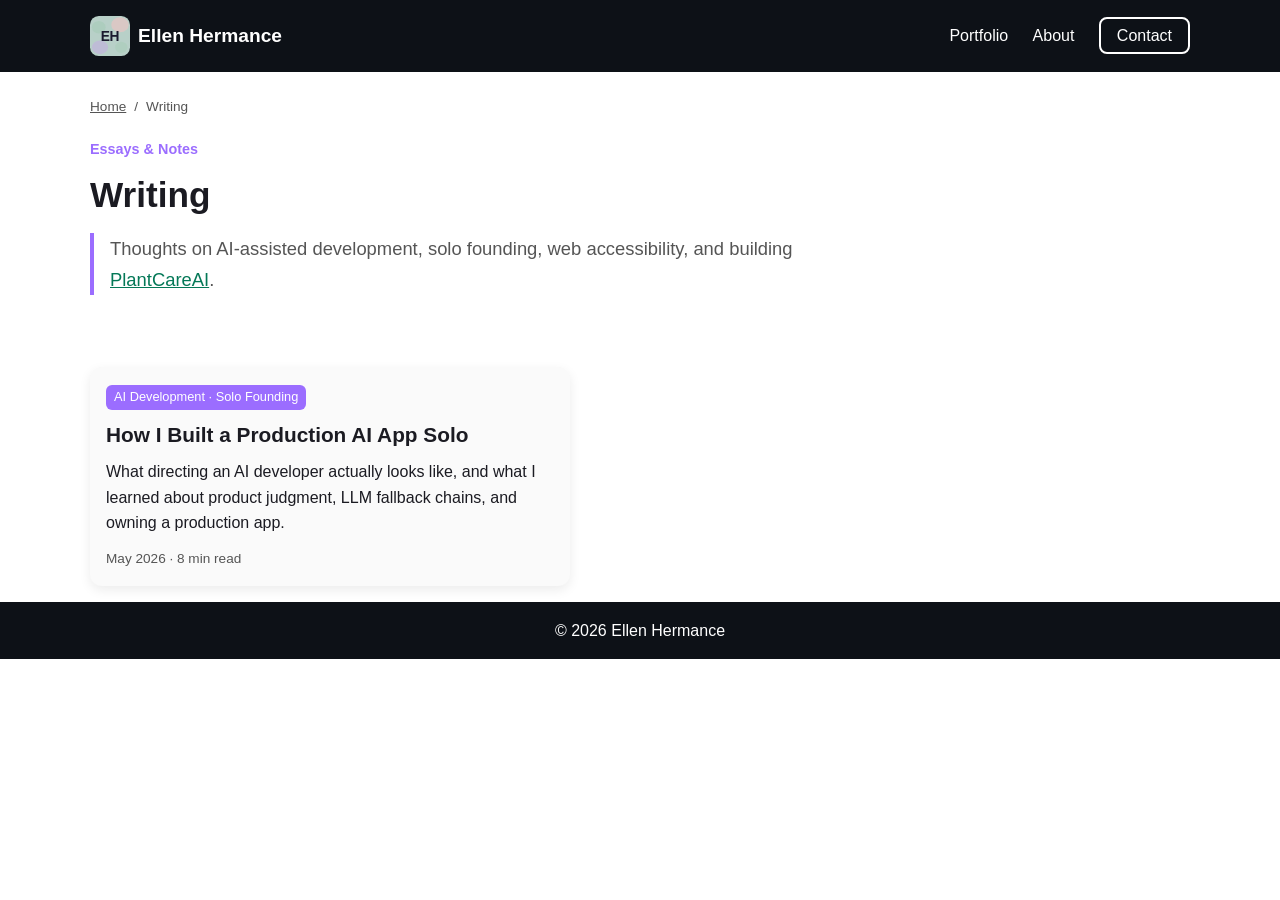
<file: writing/index.html>
<!doctype html>
<html lang="en">
<head>
  <meta charset="utf-8" />
  <meta name="description" content="Writing by Ellen Hermance, Senior Web Producer &amp; Web Developer and Founder &amp; Product Manager of PlantCareAI. Essays on AI-assisted development, solo founding, and accessibility." />
  <meta name="viewport" content="width=device-width,initial-scale=1" />
  <title>Writing — Ellen Hermance</title>
  <link rel="canonical" href="https://ehermance.com/writing/" />

  <!-- Open Graph -->
  <meta property="og:type" content="website" />
  <meta property="og:url" content="https://ehermance.com/writing/" />
  <meta property="og:title" content="Writing — Ellen Hermance" />
  <meta property="og:description" content="Essays on AI-assisted development, solo founding, accessibility, and building PlantCareAI." />
  <meta property="og:image" content="https://ehermance.com/assets/images/EllenHermanceLogo.png?v=20260515" />

  <!-- Twitter/X Card -->
  <meta name="twitter:card" content="summary" />
  <meta name="twitter:title" content="Writing — Ellen Hermance" />
  <meta name="twitter:description" content="Essays on AI-assisted development, solo founding, accessibility, and building PlantCareAI." />
  <meta name="twitter:image" content="https://ehermance.com/assets/images/EllenHermanceLogo.png?v=20260515" />

  <!-- Author & identity -->
  <meta name="author" content="Ellen Hermance" />
  <link rel="me" href="https://www.linkedin.com/in/ellendiephermance" />
  <link rel="me" href="https://github.com/ehermance" />

  <!-- Security & Privacy -->
  <meta http-equiv="Content-Security-Policy"
        content="default-src 'self'; img-src 'self' data:; style-src 'self' 'unsafe-inline' https://fonts.googleapis.com; font-src https://fonts.gstatic.com; script-src 'self'; connect-src 'self'; base-uri 'self'; form-action 'none';">
  <meta name="referrer" content="strict-origin-when-cross-origin">

  <!-- Performance -->
  <link rel="preconnect" href="https://fonts.googleapis.com" crossorigin>
  <link rel="preconnect" href="https://fonts.gstatic.com" crossorigin>

  <!-- Fonts (non-blocking) -->
  <link rel="preload" as="style" href="https://fonts.googleapis.com/css2?family=Inter:wght@400;500;600&family=Nunito:wght@700;900&display=swap" onload="this.onload=null;this.rel='stylesheet'">
  <noscript><link rel="stylesheet" href="https://fonts.googleapis.com/css2?family=Inter:wght@400;500;600&family=Nunito:wght@700;900&display=swap"></noscript>

  <!-- Favicons -->
  <link rel="icon" type="image/svg+xml" href="../assets/favicon/favicon.svg?v=20260515">
  <link rel="icon" type="image/png" sizes="32x32" href="../assets/favicon/favicon-32x32.png?v=20260515">
  <link rel="apple-touch-icon" href="../assets/favicon/apple-touch-icon.png?v=20260515">
  <link rel="manifest" href="../assets/favicon/site.webmanifest">
  <meta name="theme-color" content="#9B6DFF">

  <!-- Styles & Scripts -->
  <link rel="stylesheet" href="../assets/css/main.css" />
  <script defer src="../assets/js/main.js"></script>

  <!-- Structured Data: CollectionPage + BreadcrumbList -->
  <script type="application/ld+json">
  {
    "@context": "https://schema.org",
    "@graph": [
      {
        "@type": "CollectionPage",
        "@id": "https://ehermance.com/writing/",
        "name": "Writing — Ellen Hermance",
        "description": "Essays on AI-assisted development, solo founding, accessibility, and building PlantCareAI.",
        "url": "https://ehermance.com/writing/",
        "author": { "@id": "https://ehermance.com/#person" },
        "hasPart": [
          {
            "@type": "Article",
            "@id": "https://ehermance.com/writing/how-i-built-plantcareai/#article",
            "headline": "How I Built a Production AI App Solo",
            "url": "https://ehermance.com/writing/how-i-built-plantcareai/",
            "datePublished": "2026-05-07T00:00:00Z"
          }
        ]
      },
      {
        "@type": "BreadcrumbList",
        "itemListElement": [
          {
            "@type": "ListItem",
            "position": 1,
            "name": "Home",
            "item": "https://ehermance.com/"
          },
          {
            "@type": "ListItem",
            "position": 2,
            "name": "Writing",
            "item": "https://ehermance.com/writing/"
          }
        ]
      }
    ]
  }
  </script>
</head>

<body>
  <!-- Skip to main content -->
  <a class="skip-link" href="#main">Skip to content</a>

  <!-- Navigation -->
  <header id="top" class="nav" aria-label="Primary">
    <div class="container nav__row">
      <a class="brand" href="../">
        <img class="brand__logo" src="../assets/favicon/favicon.svg?v=20260515" alt="Ellen Hermance logo" width="40" height="40" decoding="async" loading="eager" />
        <span class="brand__name">Ellen Hermance</span>
      </a>

      <button class="nav__toggle" type="button"
              aria-controls="primary-menu"
              aria-expanded="false"
              aria-label="Open menu">
        <span class="hamburger" aria-hidden="true"></span>
      </button>

      <nav id="primary-menu" class="nav__links" aria-label="Site">
        <a href="../#work">Portfolio</a>
        <a href="../#about">About</a>
        <a href="../#contact" class="btn-ghost">Contact</a>
      </nav>
    </div>
  </header>

  <main id="main">
    <div class="container">
      <div class="article-layout">

      <!-- Breadcrumbs -->
      <nav class="breadcrumbs" aria-label="Breadcrumb">
        <ol>
          <li><a href="../">Home</a></li>
          <li aria-current="page">Writing</li>
        </ol>
      </nav>

      <header class="article-header">
        <div class="kicker">Essays & Notes</div>
        <h1>Writing</h1>
        <p class="article-lead">
          Thoughts on AI-assisted development, solo founding, web accessibility, and building
          <a href="https://plantcareai.app" target="_blank" rel="noopener noreferrer">PlantCareAI</a>.
        </p>
      </header>

      <section aria-label="Articles">
        <div class="writing-grid">
          <article class="card">
            <a href="./how-i-built-plantcareai/" class="card__link"
               aria-label="Read: How I Built a Production AI App Solo">
              <div class="card__media" aria-hidden="true"></div>
              <div class="card__body">
                <div class="chip">AI Development · Solo Founding</div>
                <h2>How I Built a Production AI App Solo</h2>
                <p>What directing an AI developer actually looks like, and what I learned about product judgment, LLM fallback chains, and owning a production app.</p>
                <p class="article-card-meta">May 2026 · 8 min read</p>
              </div>
            </a>
          </article>
        </div>
      </section>
      </div><!-- /.article-layout -->
    </div>
  </main>

  <footer>
    <div class="container">&copy; <span id="copyright-year"></span> Ellen Hermance</div>
  </footer>

  <button id="backToTop" class="back-to-top" aria-label="Back to top" hidden>
    ↑ Top
  </button>
</body>
</html>
</file>
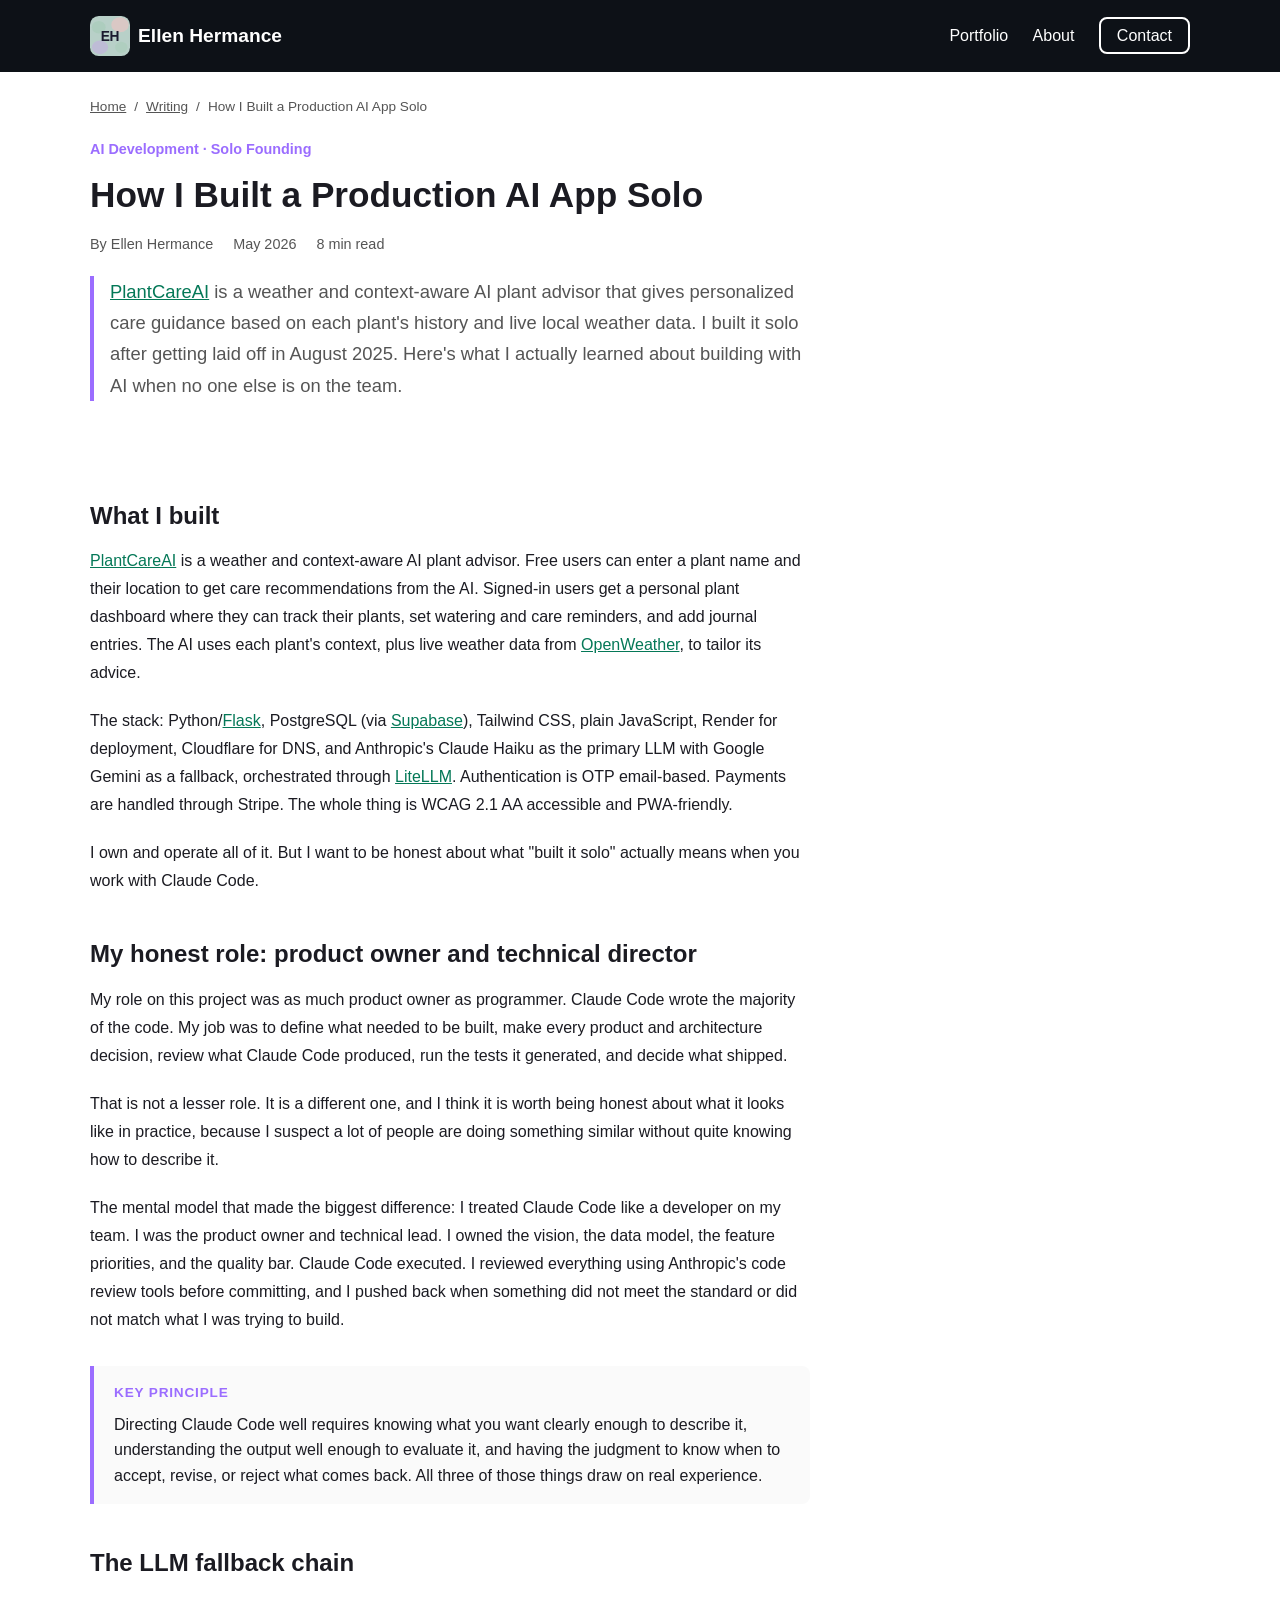
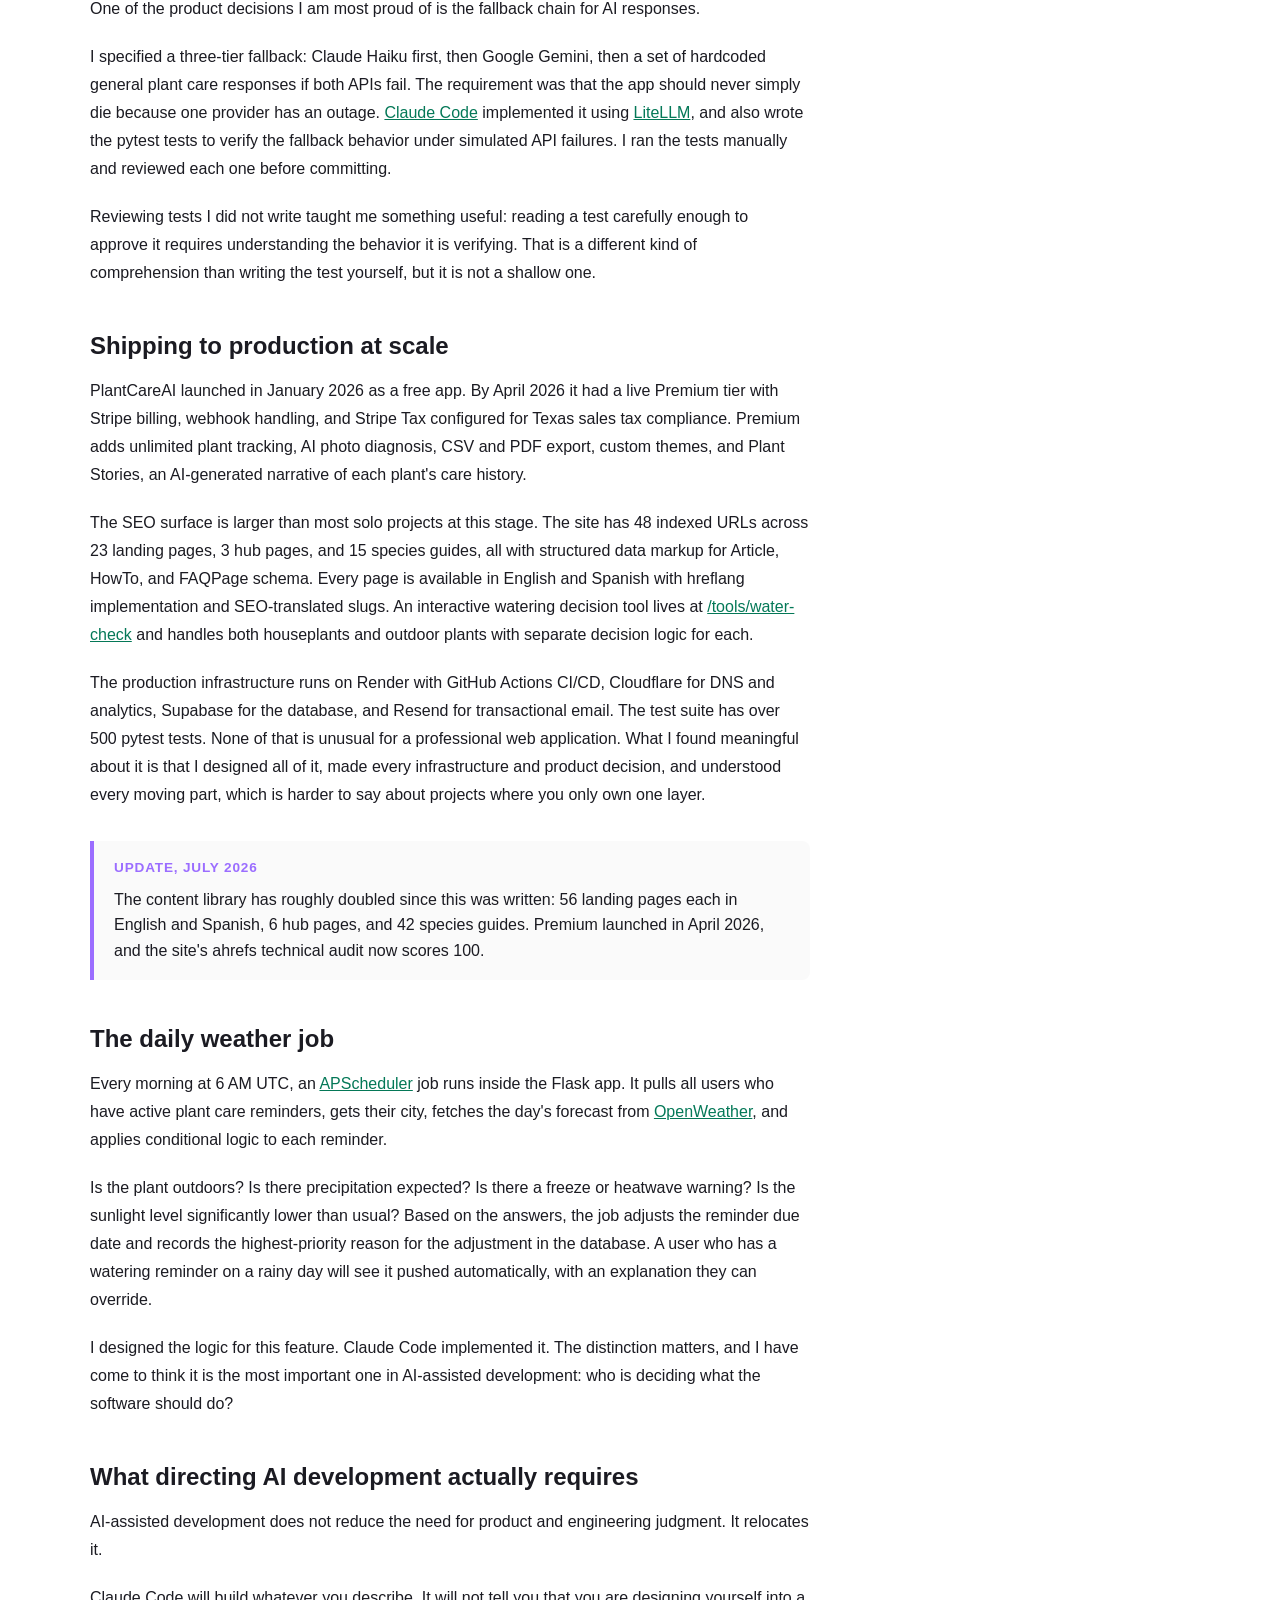
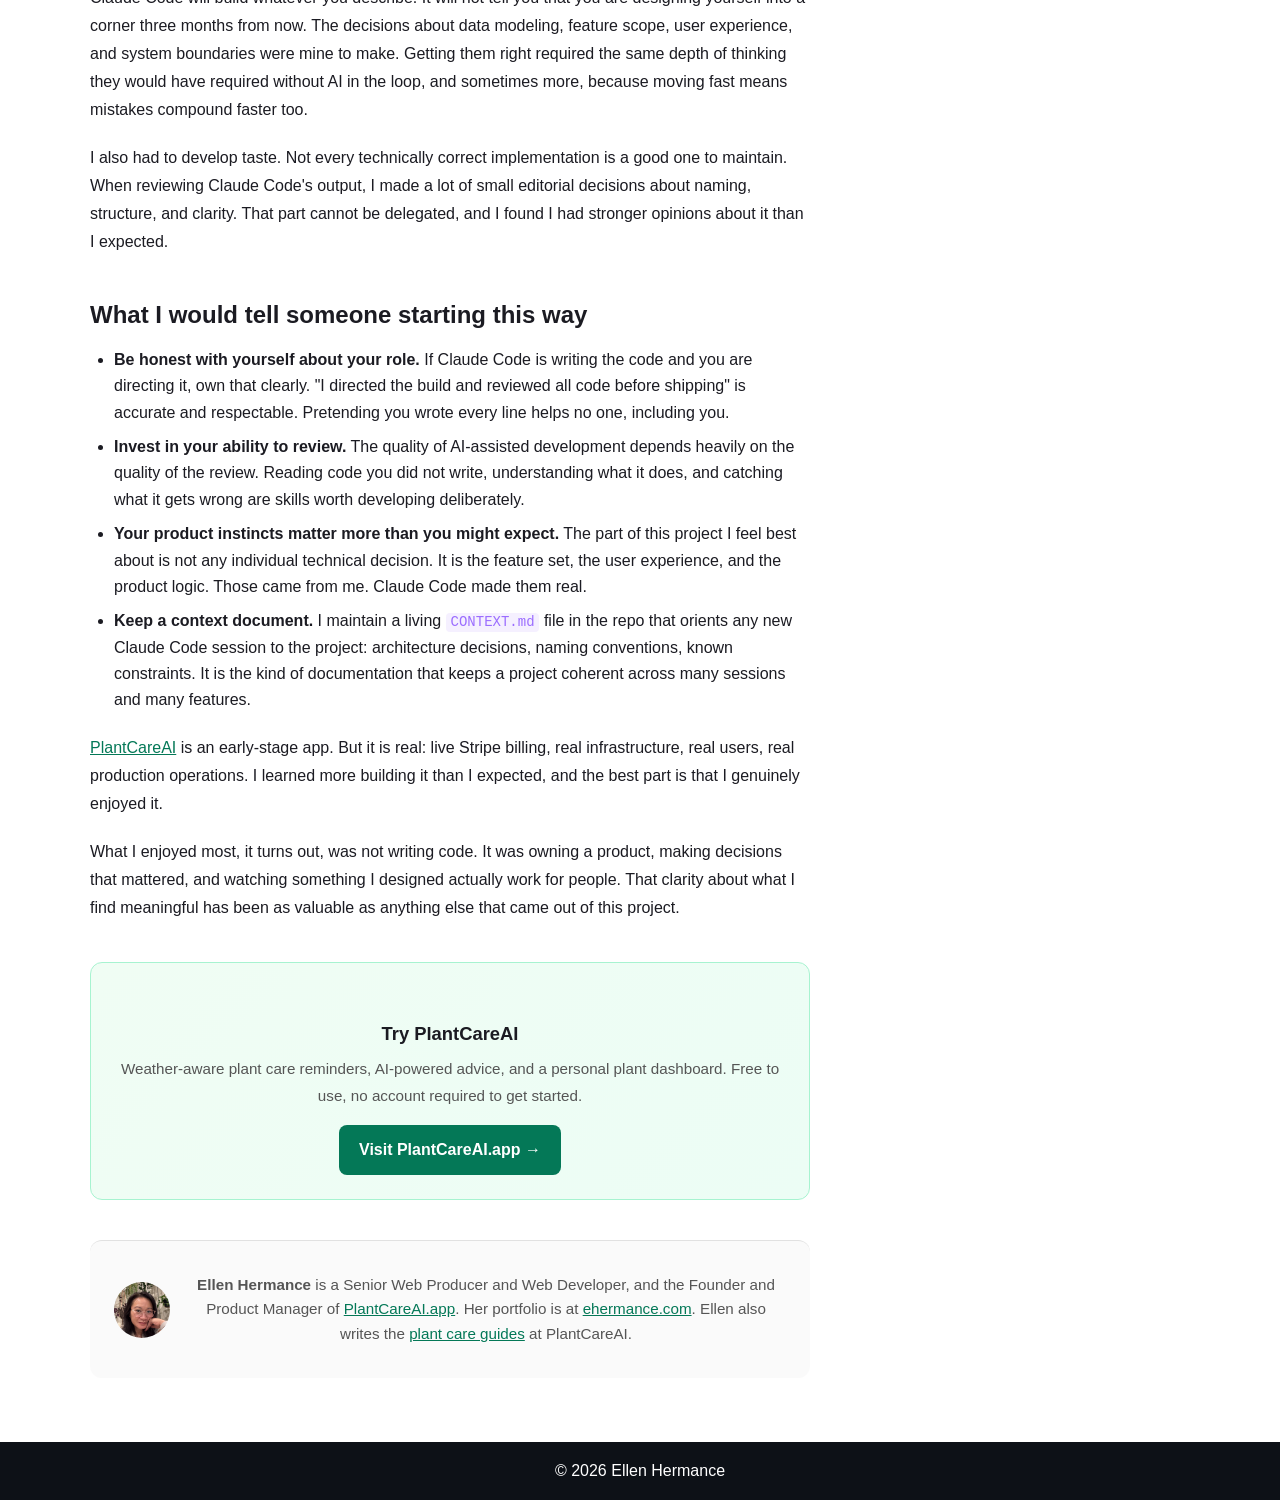
<file: writing/how-i-built-plantcareai/index.html>
<!doctype html>
<html lang="en">
<head>
  <meta charset="utf-8" />
  <meta name="description" content="How Ellen Hermance built PlantCareAI solo, a production AI plant advisor using Flask, Claude Haiku, and LiteLLM. Lessons from AI-assisted development." />
  <meta name="viewport" content="width=device-width,initial-scale=1" />
  <title>How I Built a Production AI App Solo — Ellen Hermance</title>
  <link rel="canonical" href="https://ehermance.com/writing/how-i-built-plantcareai/" />

  <!-- Open Graph -->
  <meta property="og:type" content="article" />
  <meta property="og:url" content="https://ehermance.com/writing/how-i-built-plantcareai/" />
  <meta property="og:title" content="How I Built a Production AI App Solo" />
  <meta property="og:description" content="After a layoff in 2025, Ellen Hermance built PlantCareAI solo, a production AI plant advisor using Flask, Claude Haiku, and LiteLLM. Here's what she actually learned about AI-assisted development." />
  <meta property="og:image" content="https://ehermance.com/assets/images/bio-portrait-400.jpg" />
  <meta property="og:image:width" content="400" />
  <meta property="og:image:height" content="400" />
  <meta property="og:image:alt" content="Ellen Hermance" />
  <meta property="article:author" content="Ellen Hermance" />
  <meta property="article:published_time" content="2026-05-07T00:00:00Z" />
  <meta property="article:modified_time" content="2026-07-16T00:00:00Z" />
  <meta property="article:tag" content="AI development" />
  <meta property="article:tag" content="solo founder" />
  <meta property="article:tag" content="PlantCareAI" />
  <meta property="article:tag" content="Claude Code" />

  <!-- Twitter/X Card -->
  <meta name="twitter:card" content="summary" />
  <meta name="twitter:title" content="How I Built a Production AI App Solo" />
  <meta name="twitter:description" content="After a layoff in 2025, Ellen Hermance built PlantCareAI solo, a production AI plant advisor using Flask, Claude Haiku, and LiteLLM." />
  <meta name="twitter:image" content="https://ehermance.com/assets/images/bio-portrait-400.jpg" />

  <!-- Security & Privacy -->
  <meta http-equiv="Content-Security-Policy"
        content="default-src 'self'; img-src 'self' data:; style-src 'self' 'unsafe-inline' https://fonts.googleapis.com; font-src https://fonts.gstatic.com; script-src 'self'; connect-src 'self'; base-uri 'self'; form-action 'none';">
  <meta name="referrer" content="strict-origin-when-cross-origin">

  <!-- Author & identity -->
  <meta name="author" content="Ellen Hermance" />
  <link rel="me" href="https://www.linkedin.com/in/ellendiephermance" />
  <link rel="me" href="https://github.com/ehermance" />

  <!-- Performance -->
  <link rel="preconnect" href="https://fonts.googleapis.com" crossorigin>
  <link rel="preconnect" href="https://fonts.gstatic.com" crossorigin>

  <!-- Fonts (non-blocking) -->
  <link rel="preload" as="style" href="https://fonts.googleapis.com/css2?family=Inter:wght@400;500;600&family=Nunito:wght@700;900&display=swap" onload="this.onload=null;this.rel='stylesheet'">
  <noscript><link rel="stylesheet" href="https://fonts.googleapis.com/css2?family=Inter:wght@400;500;600&family=Nunito:wght@700;900&display=swap"></noscript>

  <!-- Favicons -->
  <link rel="icon" type="image/svg+xml" href="../../assets/favicon/favicon.svg?v=20260515">
  <link rel="icon" type="image/png" sizes="32x32" href="../../assets/favicon/favicon-32x32.png?v=20260515">
  <link rel="apple-touch-icon" href="../../assets/favicon/apple-touch-icon.png?v=20260515">
  <link rel="manifest" href="../../assets/favicon/site.webmanifest">
  <meta name="theme-color" content="#9B6DFF">

  <!-- Styles & Scripts -->
  <link rel="stylesheet" href="../../assets/css/main.css" />
  <script defer src="../../assets/js/main.js"></script>

  <!-- Structured Data: Article + BreadcrumbList + FAQPage -->
  <script type="application/ld+json">
  {
    "@context": "https://schema.org",
    "@graph": [
      {
        "@type": "Article",
        "@id": "https://ehermance.com/writing/how-i-built-plantcareai/#article",
        "headline": "How I Built a Production AI App Solo",
        "description": "After a layoff in 2025, Ellen Hermance built PlantCareAI solo, a production AI plant advisor using Flask, Claude Haiku, and LiteLLM. Here's what she actually learned about AI-assisted development.",
        "datePublished": "2026-05-07T00:00:00Z",
        "dateModified": "2026-07-16T00:00:00Z",
        "url": "https://ehermance.com/writing/how-i-built-plantcareai/",
        "image": "https://ehermance.com/assets/images/bio-portrait-400.jpg",
        "author": {
          "@type": "Person",
          "@id": "https://ehermance.com/#person",
          "name": "Ellen Hermance",
          "url": "https://ehermance.com/"
        },
        "publisher": {
          "@type": "Organization",
          "@id": "https://elloquist.com/#organization",
          "name": "Elloquist LLC",
          "url": "https://elloquist.com",
          "founder": {
            "@type": "Person",
            "@id": "https://ehermance.com/#person",
            "name": "Ellen Hermance"
          }
        },
        "mainEntityOfPage": {
          "@type": "WebPage",
          "@id": "https://ehermance.com/writing/how-i-built-plantcareai/"
        },
        "about": {
          "@type": "WebApplication",
          "@id": "https://plantcareai.app/#webapp",
          "name": "PlantCareAI",
          "url": "https://plantcareai.app",
          "applicationCategory": "LifestyleApplication",
          "description": "A weather and context-aware AI plant advisor built with Python/Flask, Claude Haiku, and LiteLLM.",
          "operatingSystem": "Web",
          "creator": {
            "@type": "Person",
            "@id": "https://ehermance.com/#person",
            "name": "Ellen Hermance",
            "url": "https://ehermance.com/"
          }
        },
        "mentions": [
          {
            "@type": "WebApplication",
            "@id": "https://plantcareai.app/#webapp",
            "name": "PlantCareAI",
            "url": "https://plantcareai.app"
          },
          {
            "@type": "Thing",
            "name": "Claude Code",
            "url": "https://claude.ai/code",
            "description": "Anthropic's AI coding assistant, used to write the majority of PlantCareAI's code under Ellen Hermance's technical direction."
          },
          {
            "@type": "Thing",
            "name": "LiteLLM",
            "url": "https://litellm.ai",
            "description": "LLM orchestration library used to manage the fallback chain between Claude Haiku and Google Gemini in PlantCareAI."
          },
          {
            "@type": "Thing",
            "name": "Flask",
            "url": "https://flask.palletsprojects.com",
            "description": "Python web framework used as the backend for PlantCareAI."
          },
          {
            "@type": "Thing",
            "name": "Supabase",
            "url": "https://supabase.com",
            "description": "PostgreSQL database provider used for PlantCareAI's data layer."
          }
        ],
        "keywords": [
          "AI development",
          "solo founder",
          "PlantCareAI",
          "Claude Code",
          "AI plant advisor",
          "Flask",
          "LiteLLM",
          "AI-assisted development"
        ]
      },
      {
        "@type": "BreadcrumbList",
        "itemListElement": [
          {
            "@type": "ListItem",
            "position": 1,
            "name": "Home",
            "item": "https://ehermance.com/"
          },
          {
            "@type": "ListItem",
            "position": 2,
            "name": "Writing",
            "item": "https://ehermance.com/writing/"
          },
          {
            "@type": "ListItem",
            "position": 3,
            "name": "How I Built a Production AI App Solo",
            "item": "https://ehermance.com/writing/how-i-built-plantcareai/"
          }
        ]
      },
      {
        "@type": "FAQPage",
        "@id": "https://ehermance.com/writing/how-i-built-plantcareai/#faq",
        "mainEntity": [
          {
            "@type": "Question",
            "name": "How should you describe your role when Claude Code writes the code?",
            "acceptedAnswer": {
              "@type": "Answer",
              "text": "Be honest about your role. If Claude Code is writing the code and you are directing it, own that clearly. 'I directed the build and reviewed all code before shipping' is accurate and respectable."
            }
          },
          {
            "@type": "Question",
            "name": "What does AI-assisted development actually require?",
            "acceptedAnswer": {
              "@type": "Answer",
              "text": "AI-assisted development does not reduce the need for product and engineering judgment. It relocates it. The decisions about data modeling, feature scope, user experience, and system boundaries still require the same depth of thinking they would without AI."
            }
          },
          {
            "@type": "Question",
            "name": "What is a CONTEXT.md file in an AI-assisted project?",
            "acceptedAnswer": {
              "@type": "Answer",
              "text": "A living document in the repo that orients any new Claude Code session to the project: architecture decisions, naming conventions, known constraints. It keeps a project coherent across many sessions and many features."
            }
          }
        ]
      }
    ]
  }
  </script>
</head>

<body>
  <!-- Skip to main content -->
  <a class="skip-link" href="#main">Skip to content</a>

  <!-- Navigation -->
  <header id="top" class="nav" aria-label="Primary">
    <div class="container nav__row">
      <a class="brand" href="../../">
        <img class="brand__logo" src="../../assets/favicon/favicon.svg?v=20260515" alt="Ellen Hermance logo" width="40" height="40" decoding="async" loading="eager" />
        <span class="brand__name">Ellen Hermance</span>
      </a>

      <!-- Mobile menu button -->
      <button class="nav__toggle" type="button"
              aria-controls="primary-menu"
              aria-expanded="false"
              aria-label="Open menu">
        <span class="hamburger" aria-hidden="true"></span>
      </button>

      <!-- Links -->
      <nav id="primary-menu" class="nav__links" aria-label="Site">
        <a href="../../#work">Portfolio</a>
        <a href="../../#about">About</a>
        <a href="../../#contact" class="btn-ghost">Contact</a>
      </nav>
    </div>
  </header>

  <!-- Main content landmark -->
  <main id="main">
    <div class="container">
      <div class="article-layout">

      <!-- Breadcrumbs -->
      <nav class="breadcrumbs" aria-label="Breadcrumb">
        <ol>
          <li><a href="../../">Home</a></li>
          <li><a href="../">Writing</a></li>
          <li aria-current="page">How I Built a Production AI App Solo</li>
        </ol>
      </nav>

      <!-- Article header -->
      <header class="article-header">
        <div class="kicker">AI Development · Solo Founding</div>
        <h1>How I Built a Production AI App Solo</h1>
        <div class="article-meta">
          <span>By <a href="../../" rel="author">Ellen Hermance</a></span>
          <time datetime="2026-05-07">May 2026</time>
          <span>8 min read</span>
        </div>
        <p class="article-lead">
          <a href="https://plantcareai.app" target="_blank" rel="noopener noreferrer">PlantCareAI</a> is a weather and context-aware AI plant advisor that gives personalized care guidance based on each plant's history and live local weather data. I built it solo after getting laid off in August 2025. Here's what I actually learned about building with AI when no one else is on the team.
        </p>
      </header>

      <!-- Article body -->
      <article class="prose">

        <h2>What I built</h2>
        <p>
          <a href="https://plantcareai.app" target="_blank" rel="noopener noreferrer">PlantCareAI</a> is a weather and context-aware AI plant advisor. Free users can enter a plant name and their location to get care recommendations from the AI. Signed-in users get a personal plant dashboard where they can track their plants, set watering and care reminders, and add journal entries. The AI uses each plant's context, plus live weather data from <a href="https://openweathermap.org" target="_blank" rel="noopener noreferrer">OpenWeather</a>, to tailor its advice.
        </p>
        <p>
          The stack: Python/<a href="https://flask.palletsprojects.com" target="_blank" rel="noopener noreferrer">Flask</a>, PostgreSQL (via <a href="https://supabase.com" target="_blank" rel="noopener noreferrer">Supabase</a>), Tailwind CSS, plain JavaScript, Render for deployment, Cloudflare for DNS, and Anthropic's Claude Haiku as the primary LLM with Google Gemini as a fallback, orchestrated through <a href="https://litellm.ai" target="_blank" rel="noopener noreferrer">LiteLLM</a>. Authentication is OTP email-based. Payments are handled through Stripe. The whole thing is WCAG 2.1 AA accessible and PWA-friendly.
        </p>
        <p>
          I own and operate all of it. But I want to be honest about what "built it solo" actually means when you work with Claude Code.
        </p>

        <h2>My honest role: product owner and technical director</h2>
        <p>
          My role on this project was as much product owner as programmer. Claude Code wrote the majority of the code. My job was to define what needed to be built, make every product and architecture decision, review what Claude Code produced, run the tests it generated, and decide what shipped.
        </p>
        <p>
          That is not a lesser role. It is a different one, and I think it is worth being honest about what it looks like in practice, because I suspect a lot of people are doing something similar without quite knowing how to describe it.
        </p>
        <p>
          The mental model that made the biggest difference: I treated Claude Code like a developer on my team. I was the product owner and technical lead. I owned the vision, the data model, the feature priorities, and the quality bar. Claude Code executed. I reviewed everything using Anthropic's code review tools before committing, and I pushed back when something did not meet the standard or did not match what I was trying to build.
        </p>

        <div class="callout">
          <strong>Key principle</strong>
          Directing Claude Code well requires knowing what you want clearly enough to describe it, understanding the output well enough to evaluate it, and having the judgment to know when to accept, revise, or reject what comes back. All three of those things draw on real experience.
        </div>

        <h2>The LLM fallback chain</h2>
        <p>
          One of the product decisions I am most proud of is the fallback chain for AI responses.
        </p>
        <p>
          I specified a three-tier fallback: Claude Haiku first, then Google Gemini, then a set of hardcoded general plant care responses if both APIs fail. The requirement was that the app should never simply die because one provider has an outage. <a href="https://claude.ai/code" target="_blank" rel="noopener noreferrer">Claude Code</a> implemented it using <a href="https://litellm.ai" target="_blank" rel="noopener noreferrer">LiteLLM</a>, and also wrote the pytest tests to verify the fallback behavior under simulated API failures. I ran the tests manually and reviewed each one before committing.
        </p>
        <p>
          Reviewing tests I did not write taught me something useful: reading a test carefully enough to approve it requires understanding the behavior it is verifying. That is a different kind of comprehension than writing the test yourself, but it is not a shallow one.
        </p>

        <h2>Shipping to production at scale</h2>
        <p>
          PlantCareAI launched in January 2026 as a free app. By April 2026 it had a live Premium tier with Stripe billing, webhook handling, and Stripe Tax configured for Texas sales tax compliance. Premium adds unlimited plant tracking, AI photo diagnosis, CSV and PDF export, custom themes, and Plant Stories, an AI-generated narrative of each plant's care history.
        </p>
        <p>
          The SEO surface is larger than most solo projects at this stage. The site has 48 indexed URLs across 23 landing pages, 3 hub pages, and 15 species guides, all with structured data markup for Article, HowTo, and FAQPage schema. Every page is available in English and Spanish with hreflang implementation and SEO-translated slugs. An interactive watering decision tool lives at <a href="https://plantcareai.app/tools/water-check" target="_blank" rel="noopener noreferrer">/tools/water-check</a> and handles both houseplants and outdoor plants with separate decision logic for each.
        </p>
        <p>
          The production infrastructure runs on Render with GitHub Actions CI/CD, Cloudflare for DNS and analytics, Supabase for the database, and Resend for transactional email. The test suite has over 500 pytest tests. None of that is unusual for a professional web application. What I found meaningful about it is that I designed all of it, made every infrastructure and product decision, and understood every moving part, which is harder to say about projects where you only own one layer.
        </p>

        <div class="callout">
          <strong>Update, July 2026</strong>
          The content library has roughly doubled since this was written: 56 landing pages each in English and Spanish, 6 hub pages, and 42 species guides. Premium launched in April 2026, and the site's ahrefs technical audit now scores 100.
        </div>

        <h2>The daily weather job</h2>
        <p>
          Every morning at 6 AM UTC, an <a href="https://apscheduler.readthedocs.io" target="_blank" rel="noopener noreferrer">APScheduler</a> job runs inside the Flask app. It pulls all users who have active plant care reminders, gets their city, fetches the day's forecast from <a href="https://openweathermap.org" target="_blank" rel="noopener noreferrer">OpenWeather</a>, and applies conditional logic to each reminder.
        </p>
        <p>
          Is the plant outdoors? Is there precipitation expected? Is there a freeze or heatwave warning? Is the sunlight level significantly lower than usual? Based on the answers, the job adjusts the reminder due date and records the highest-priority reason for the adjustment in the database. A user who has a watering reminder on a rainy day will see it pushed automatically, with an explanation they can override.
        </p>
        <p>
          I designed the logic for this feature. Claude Code implemented it. The distinction matters, and I have come to think it is the most important one in AI-assisted development: who is deciding what the software should do?
        </p>

        <h2>What directing AI development actually requires</h2>
        <p>
          AI-assisted development does not reduce the need for product and engineering judgment. It relocates it.
        </p>
        <p>
          Claude Code will build whatever you describe. It will not tell you that you are designing yourself into a corner three months from now. The decisions about data modeling, feature scope, user experience, and system boundaries were mine to make. Getting them right required the same depth of thinking they would have required without AI in the loop, and sometimes more, because moving fast means mistakes compound faster too.
        </p>
        <p>
          I also had to develop taste. Not every technically correct implementation is a good one to maintain. When reviewing Claude Code's output, I made a lot of small editorial decisions about naming, structure, and clarity. That part cannot be delegated, and I found I had stronger opinions about it than I expected.
        </p>

        <h2>What I would tell someone starting this way</h2>
        <ul>
          <li><strong>Be honest with yourself about your role.</strong> If Claude Code is writing the code and you are directing it, own that clearly. "I directed the build and reviewed all code before shipping" is accurate and respectable. Pretending you wrote every line helps no one, including you.</li>
          <li><strong>Invest in your ability to review.</strong> The quality of AI-assisted development depends heavily on the quality of the review. Reading code you did not write, understanding what it does, and catching what it gets wrong are skills worth developing deliberately.</li>
          <li><strong>Your product instincts matter more than you might expect.</strong> The part of this project I feel best about is not any individual technical decision. It is the feature set, the user experience, and the product logic. Those came from me. Claude Code made them real.</li>
          <li><strong>Keep a context document.</strong> I maintain a living <code>CONTEXT.md</code> file in the repo that orients any new Claude Code session to the project: architecture decisions, naming conventions, known constraints. It is the kind of documentation that keeps a project coherent across many sessions and many features.</li>
        </ul>

        <p>
          <a href="https://plantcareai.app" target="_blank" rel="noopener noreferrer">PlantCareAI</a> is an early-stage app. But it is real: live Stripe billing, real infrastructure, real users, real production operations. I learned more building it than I expected, and the best part is that I genuinely enjoyed it.
        </p>
        <p>
          What I enjoyed most, it turns out, was not writing code. It was owning a product, making decisions that mattered, and watching something I designed actually work for people. That clarity about what I find meaningful has been as valuable as anything else that came out of this project.
        </p>

        <!-- PlantCareAI CTA -->
        <div class="article-cta">
          <h3>Try PlantCareAI</h3>
          <p>
            Weather-aware plant care reminders, AI-powered advice, and a personal plant dashboard.
            Free to use, no account required to get started.
          </p>
          <a href="https://plantcareai.app" target="_blank" rel="noopener noreferrer"
             class="btn btn-primary btn-plantcareai"
             aria-label="Open PlantCareAI (new tab)">
            Visit PlantCareAI.app →
          </a>
        </div>

        <!-- Author bio -->
        <footer class="article-footer">
          <div class="author-bio">
            <img src="../../assets/images/bio-portrait-400.jpg" alt="Ellen Hermance" width="56" height="56" loading="lazy" decoding="async" />
            <p>
              <strong>Ellen Hermance</strong> is a Senior Web Producer and Web Developer, and the Founder and Product Manager of
              <a href="https://plantcareai.app" target="_blank" rel="noopener noreferrer">PlantCareAI.app</a>.
              Her portfolio is at <a href="https://ehermance.com/">ehermance.com</a>. Ellen also writes the
              <a href="https://plantcareai.app/author/ellen-hermance" target="_blank" rel="noopener noreferrer">plant care guides</a> at PlantCareAI.
            </p>
          </div>
        </footer>
      </article>

      </div><!-- /.article-layout -->
    </div>
  </main>

  <footer>
    <div class="container">&copy; <span id="copyright-year"></span> Ellen Hermance</div>
  </footer>

  <!-- Back to Top button -->
  <button id="backToTop" class="back-to-top" aria-label="Back to top" hidden>
    ↑ Top
  </button>
</body>
</html>
</file>
<file: assets/css/main.css>
/* ===========================
   Brand / Theme Variables
   =========================== */
:root {
  /* Brand accents */
  --brand-accent: #C2188B;          /* magenta */
  --brand-accent-dark: #E56AB8;     /* lighter for dark bg */

  /* Primary brand (buttons/chips/kicker) */
  --brand-primary: #9B6DFF;
  --brand-primary-hover: #814CFF;

  /* Secondary neutrals (buttons, text) */
  --brand-secondary-bg: #eeeeee;
  --brand-secondary-hover: #dddddd;
  --brand-secondary-text: #333333;
  --brand-secondary-bg-dark: #29323b;
  --brand-secondary-hover-dark: #37424d;
  --brand-secondary-text-dark: #e9eaf1;

  /* App backgrounds */
  --bg-light: #ffffff;
  --bg-dark: #0D1117;

  /* Panels / cards */
  --bg-card-light: #fafafa;
  --bg-card-dark: #161b22;

  /* Text colors */
  --text-light: #1b1b22;
  --text-dark: #e9eaf1;
  --text-muted: #555555;
  --text-muted-dark: #cccccc;

  /* Component specifics */
  --logo-circle-bg: #f8f8fa;

  /* Shadows */
  --shadow-light: 0 4px 20px rgba(0,0,0,.1);
  --shadow-card: 0 4px 12px rgba(0,0,0,.08);
  --shadow-card-hover: 0 10px 24px rgba(0,0,0,.12);

  /* Third-party brand */
  --plantcareai: #047857;
  --plantcareai-hover: #065f46;
  --linkedin: #0A66C2;
  --linkedin-hover: #004182;
}

/* ===========================
   Base resets
   =========================== */
* { box-sizing: border-box; margin: 0; padding: 0; }
html, body { height: 100%; }
body {
  font-family: 'Inter', sans-serif;
  color: var(--text-light);
  background: var(--bg-light);
  line-height: 1.6;
}
a { color: inherit; text-decoration: none; }
img { max-width: 100%; display: block; }
ul { list-style: none; }

/* ===========================
   Typography
   =========================== */
h1, h2, h3 { font-family: 'Nunito', sans-serif; font-weight: 900; }
.section-title { font-size: 2rem; margin-bottom: 1rem; text-align: center; }
.section-intro { text-align: center; color: var(--text-muted); margin: 0 auto 1rem; max-width: 40ch; }
.kicker { font-size: .9rem; font-weight: 600; color: var(--brand-primary); margin-bottom: .5rem; }
.title { font-size: 2.5rem; line-height: 1.2; margin-bottom: 1rem; }
.subtitle { font-size: 1.2rem; color: var(--text-muted); }

/* ===========================
   Utilities
   =========================== */
.container {
  width: 90%;
  max-width: 1100px;
  margin: 0 auto;
}
.checks { padding-left: 18px; list-style: disc; }
.checks li { margin: 8px 0; }
.visually-hidden {
  position: absolute !important;
  height: 1px; width: 1px;
  overflow: hidden; clip: rect(1px,1px,1px,1px);
  white-space: nowrap; border: 0; padding: 0; margin: -1px;
}

/* Skip link */
.skip-link {
  position: absolute; left: 8px; top: -48px;
  background: var(--bg-dark); color: #fff; padding: 8px 12px; border-radius: 8px;
  transition: top .15s ease; z-index: 2000;
}
.skip-link:focus { top: 8px; outline: 2px solid var(--brand-primary); }

/* Focus visibility */
:focus-visible {
  outline: 3px solid var(--brand-primary);
  outline-offset: 2px;
  border-radius: 8px;
}
a.btn:focus-visible, .btn:focus-visible {
  box-shadow: 0 0 0 3px rgba(155,109,255,.45);
  outline: none;
}

/* ===========================
   Buttons
   =========================== */
.btn {
  display: inline-flex; align-items: center; justify-content: center;
  padding: .75rem 1.25rem; border-radius: 8px; font-weight: 600;
  cursor: pointer; transition: background .2s, transform .2s;
  text-decoration: none;
}
.btn-primary { background: var(--brand-primary); color: #fff; }
.btn-primary:hover { background: var(--brand-primary-hover); transform: translateY(-2px); }
.btn-secondary { background: var(--brand-secondary-bg); color: var(--brand-secondary-text); border: 2px solid #555555; border-radius: 8px;}
.btn-secondary:hover { background: var(--brand-secondary-hover); }

/* ===========================
   Navigation
   =========================== */
.nav {
  background: var(--bg-dark);
  color: #fff;
  padding: 1rem 0;
  position: sticky; top: 0; z-index: 1000;
}
.nav__row { display: flex; justify-content: space-between; align-items: center; gap: 12px; }
.brand { display: flex; align-items: center; gap: 8px; }
.brand__logo { height: 40px; width: auto; }
.brand__name { font-weight: 700; font-size: 1.2rem; }

/* Desktop links */
.nav__links a { margin-left: 20px; font-weight: 500; }
.nav__links a.btn-ghost {
  padding: .5rem 1rem; border: 2px solid #fff; border-radius: 8px;
  transition: background .2s;
}
.nav__links a.btn-ghost:hover { background: rgba(255,255,255,.1); }

/* ---------- Header: mobile menu ---------- */
.nav__toggle {
  appearance: none;
  border: 0;
  background: transparent;
  color: #fff;
  display: none; /* shown on mobile */
  padding: 6px;
  margin-left: auto;
  border-radius: 8px;
  line-height: 0;
  cursor: pointer;
}

/* Hamburger (3 lines) */
.hamburger {
  position: relative;
  display: block;
  width: 28px;
  height: 2px;
  background: currentColor;
  border-radius: 2px;
  transition: transform .25s ease, background .2s ease;
}
.hamburger::before,
.hamburger::after {
  content: "";
  position: absolute;
  left: 0;
  width: 28px;
  height: 2px;
  background: currentColor;
  border-radius: 2px;
  transition: transform .25s ease, top .25s ease, opacity .2s ease, background .2s ease;
}
.hamburger::before { top: -8px; }
.hamburger::after  { top:  8px; }

/* Morph to "X" when menu-open */
body.menu-open .hamburger {
  background: transparent; /* hide middle bar */
  transform: rotate(0deg);
}
body.menu-open .hamburger::before {
  top: 0; transform: rotate(45deg);
}
body.menu-open .hamburger::after {
  top: 0; transform: rotate(-45deg);
}

/* Mobile menu panel (closed by default) */
@media (max-width: 768px) {
  .nav__toggle { display: inline-flex; align-items: center; justify-content: center; }

  .nav__links {
    position: fixed;
    inset: 64px 0 auto 0;
    background: var(--bg-dark);
    display: flex;
    flex-direction: column;
    gap: 10px;
    padding: 16px;
    border-bottom: 1px solid rgba(255,255,255,.12);

    max-height: 0;
    overflow: hidden;
    opacity: 0;
    transform: translateY(-8px);
    transition: max-height .25s ease, opacity .2s ease, transform .2s ease;
    z-index: 999;
  }
  body.menu-open .nav__links {
    max-height: 60vh;
    opacity: 1;
    transform: translateY(0);
  }

  .nav__links a {
    display: block;       /* full width by default */
    padding: 10px;
    font-size: 1rem;
    text-align: right;
  }

  .nav__links a.btn-ghost {
    display: inline-block;           /* shrink to fit text */
    margin-top: 8px;
    align-self: flex-end;          /* keeps it right aligned */
    padding: .5rem 1rem;             /* consistent with desktop */
    border: 2px solid #fff;
    border-radius: 8px;
  }

  body.menu-open { overflow: hidden; touch-action: none; }
}

/* ===========================
   Hero
   =========================== */
.hero { padding: 4rem 0; display: flex; align-items: center; }
.hero__grid { display: grid; grid-template-columns: 1fr 1fr; gap: 2rem; align-items: center; }
.hero__art { display: flex; justify-content: center; }

/* Logo circle + image (mobile-friendly) */
.logo-circle {
  display: grid;
  place-items: center;
  max-width: 320px;
  width: auto;
  aspect-ratio: 1 / 1;
  padding: 0;
  margin: 0 auto;
}
.logo-img {
  display: block;
  width: 100%;
  max-width: 280px;
  height: auto;
  border-radius: 24px;
  object-fit: cover;
}

.cta { margin-top: 1.5rem; display: flex; gap: 1rem; }

/* Responsive hero adjustments */
@media (max-width: 768px) {
  .hero { padding: 2.5rem 0; }
  .hero__grid { grid-template-columns: 1fr; gap: 1.75rem; }
  .hero__art { order: 2; justify-content: center; }
  .hero__grid > div:first-child { text-align: center; }
  .cta { justify-content: center; }
}
@media (max-width: 420px) {
  .logo-img { max-width: 220px; }
  .logo-circle { max-width: 260px; }
}
@media (min-width: 769px) and (max-width: 1024px) {
  .logo-img { max-width: 300px; }
  .logo-circle { max-width: 340px; }
}

/* ===========================
   Portfolio cards
   =========================== */
.grid { display: grid; gap: 2rem; margin-top: 1rem; }
.grid.cols-3 { grid-template-columns: repeat(auto-fit, minmax(250px, 1fr)); }
.card {
  border-radius: 12px; overflow: hidden; background: var(--bg-card-light);
  box-shadow: var(--shadow-card); transition: transform .18s ease, box-shadow .18s ease, border-color .18s ease;
}
.card:hover { transform: translateY(-3px); box-shadow: var(--shadow-card-hover); }
.card__body { padding: 1rem; }
.card h2, .card h3 { margin: .5rem 0; font-size: 1.3rem; }
.chip {
  display: inline-block; padding: 2px 8px; border-radius: 6px;
  font-size: .8rem; background: var(--brand-primary); color: #fff;
}

/* ===========================
   Portfolio
   =========================== */
.portfolio__more {
  margin-top: 1.5rem;
  text-align: center;
}
.portfolio__more a {
  color: var(--brand-primary);
  text-decoration: underline;
  font-weight: 500;
}
.portfolio__more a:hover { color: var(--brand-primary-hover); }

/* ===========================
   About
   =========================== */
.about { padding: 3rem 0; }
.about__grid { display: grid; grid-template-columns: 1fr; gap: 2rem; margin-top: 1rem; }
.about__panel { background: var(--bg-card-light); padding: 1.2rem; border-radius: 12px; box-shadow: 0 2px 10px rgba(0,0,0,.06); }
.about__panel ul { padding-left: 1.2rem; list-style: disc; }
.about__subhead {
  font-family: 'Nunito', sans-serif;
  font-weight: 900;
  font-size: 1.1rem;
  margin-bottom: 10px;
}
.about__tldr { order: 1; background: linear-gradient(180deg, #ffffff 0%, #f6f6ff 100%); }
.about__story { order: 2; }
.about__story p { max-width: 64ch; }
.about__story p + p { margin-top: 10px; }
.about__story a { color: var(--plantcareai); text-decoration: underline; }
.about__story a:hover { color: var(--plantcareai-hover); text-decoration: underline; }

/* TL;DR bullet styles (choose one via class on UL) */
.about__tldr .checks {
  list-style: none;
  list-style-position: outside;
  padding-left: 2rem;      /* space for the marker */
}
.about__tldr .checks li {
  position: relative;
  margin: 8px 0;
}

/* --- Variant A: Emoji (cherry blossom) --- */
.about__tldr .checks.checks--emoji-sakura li::before {
  content: "🌸";
  margin-left: -1.75em;
  position: absolute;
  left: 0;
  top: 0.25em;
  font-size: 1.1em;
  line-height: 1;
}

/* --- Variant B: Emoji (hibiscus) --- */
.about__tldr .checks.checks--emoji-hibiscus li::before {
  content: "🌺";
  margin-left: -1.75em;
  position: absolute;
  left: 0;
  top: 0.25em;
  font-size: 1.1em;
  line-height: 1;
}

/* --- Variant C: Unicode (5-petal) --- */
.about__tldr .checks.checks--unicode-dot li::before {
  content: "✿";
  margin-left: -1.4em;
  position: absolute;
  left: 0;
  top: 0.25em; /* slightly different baseline */
  font-size: 1.1em;
  line-height: 1;
  color: var(--brand-accent);
}

/* Larger screens: two columns with emphasis on Story, TL;DR sticky */
@media (min-width: 900px) {
  .about__grid {
    grid-template-columns: 1fr 1.2fr; /* TL;DR narrower; Story slightly wider */
    align-items: start;
  }
  .about__tldr { order: 1; position: sticky; top: 96px; }
  .about__story { order: 2; }
}

/* ===========================
   Contact
   =========================== */
.contact { padding: 2rem 0; text-align: center; }
.contact-actions {
  display: flex;
  justify-content: center;
  flex-wrap: wrap;
  gap: 12px;
  margin-top: 16px;
}
.btn-linkedin {
  background: var(--linkedin); color: #fff;
  display: inline-flex;
  align-items: center;
  gap: 10px;
}
.btn-linkedin:hover { background: var(--linkedin-hover); }
.li-icon { display: inline-block; vertical-align: middle; }
.btn-emailMe .li-icon {
  font-size: 1.5rem;
  line-height: 1rem;
  text-shadow: 0 0 8px var(--brand-primary);
  margin-right: 0.25rem;
}

/* ===========================
   Footer
   =========================== */
footer { padding: 1rem 0; text-align: center; background: var(--bg-dark); color: #fff; }

/* ===========================
   Back to Top
   =========================== */
.back-to-top {
  position: fixed;
  right: max(16px, env(safe-area-inset-right));
  bottom: max(16px, env(safe-area-inset-bottom));
  z-index: 1100;
  min-width: 44px;              /* recommended target size */
  min-height: 44px;
  padding: .6rem .8rem;
  border: 0;
  border-radius: 999px;
  background: var(--brand-primary);
  color: #fff;
  font-weight: 700;
  box-shadow: var(--shadow-light);
  cursor: pointer;
  transition: transform .2s ease, opacity .2s ease, background .2s ease;
  opacity: 0;
  pointer-events: none;         /* not focusable/clickable while hidden */
}
.back-to-top:hover { background: var(--brand-primary-hover); transform: translateY(-2px); }
.back-to-top.is-visible {
  opacity: 1;
  pointer-events: auto;         /* becomes interactive */
}
.back-to-top:focus-visible {
  outline: 3px solid var(--brand-primary-hover);
  outline-offset: 3px;
}

/* ===========================
   Reduced motion
   =========================== */
@media (prefers-reduced-motion: reduce) {
  * { animation-duration: .01ms !important; animation-iteration-count: 1 !important; transition-duration: .01ms !important; scroll-behavior: auto !important; }
  .card:hover { transform: none; }
  .back-to-top { transition: none; }
}

/* ===========================
   Dark mode adjustments
   =========================== */
@media (prefers-color-scheme: dark) {
  body { background: var(--bg-dark); color: var(--text-dark); }
  .about__story a { color: #6ee7b7; }
  .about__story a:hover { color: #a7f3d0; }
  .subtitle, .contact-lead, .section-intro { color: var(--text-muted-dark); }

  .card, .about__panel { background: var(--bg-card-dark); }
  .btn-secondary { background: var(--brand-secondary-bg-dark); color: var(--brand-secondary-text-dark); }
  .btn-secondary:hover { background: var(--brand-secondary-hover-dark); }
  .about__tldr { background: linear-gradient(180deg, #161b22 0%, #111722 100%); }
  .back-to-top { box-shadow: 0 2px 10px rgba(0,0,0,.3); }
}

/* ===========================
   Article / Prose
   =========================== */
/* Article layout: header + prose share one 720px column, left-aligned within container */
.article-layout { max-width: 720px; }
.breadcrumbs { padding-top: 1.5rem; font-size: .85rem; color: var(--text-muted); }
.breadcrumbs ol { list-style: none; display: flex; flex-wrap: wrap; align-items: center; margin: 0; padding: 0; }
.breadcrumbs li { display: flex; align-items: center; }
.breadcrumbs li:not(:last-child)::after { content: "/"; margin: 0 .5rem; color: var(--text-muted); }
.breadcrumbs a { color: var(--text-muted); text-decoration: underline; }
.breadcrumbs a:hover { color: var(--brand-primary); }
.breadcrumbs [aria-current="page"] { color: var(--text-muted); font-weight: 500; }
.article-header { padding: 1.25rem 0 1.5rem; }
.article-header .kicker { margin-bottom: .75rem; }
.article-header h1 { font-size: 2.2rem; line-height: 1.25; margin-bottom: 1rem; }
.article-meta { display: flex; flex-wrap: wrap; gap: .5rem 1.25rem; font-size: .9rem; color: var(--text-muted); margin-bottom: 1.25rem; }
.article-meta time { font-weight: 500; }
.article-lead { font-size: 1.15rem; line-height: 1.7; color: var(--text-muted); margin-bottom: 2rem; border-left: 4px solid var(--brand-primary); padding-left: 1rem; }

.prose { padding-bottom: 4rem; }
.prose h2 { font-size: 1.5rem; margin: 2.5rem 0 .75rem; }
.prose h3 { font-size: 1.2rem; margin: 2rem 0 .5rem; }
.prose p { margin-bottom: 1.25rem; line-height: 1.75; }
.prose p strong { font-weight: 600; }
.prose a { color: var(--plantcareai); text-decoration: underline; }
.prose a:hover { color: var(--plantcareai-hover); }
/* Lists inside prose: restore bullets/numbers (base reset strips list-style globally) */
.prose ul { list-style: disc; margin: 0 0 1.25rem 1.5rem; }
.prose ol { list-style: decimal; margin: 0 0 1.25rem 1.5rem; }
.prose li { margin-bottom: .5rem; line-height: 1.65; }

/* Inline code */
.prose code {
  font-family: ui-monospace, 'Cascadia Code', 'Fira Code', monospace;
  font-size: .875em;
  background: rgba(155,109,255,.1);
  color: var(--brand-primary);
  padding: .1em .35em;
  border-radius: 4px;
}

/* Article lead: links need visible color/underline against muted text */
.article-lead a { color: var(--plantcareai); text-decoration: underline; }
.article-lead a:hover { color: var(--plantcareai-hover); }

/* Article card meta; replaces inline style */
.article-card-meta { margin-top: .75rem; font-size: .85rem; color: var(--text-muted); }

.callout {
  background: var(--bg-card-light);
  border-left: 4px solid var(--brand-primary);
  border-radius: 0 8px 8px 0;
  padding: 1rem 1.25rem;
  margin: 2rem 0;
}
/* Label sits on its own line with breathing room before the body text */
.callout strong {
  display: block;
  margin-bottom: .5rem;
  color: var(--brand-primary);
  font-size: .85rem;
  text-transform: uppercase;
  letter-spacing: .06em;
}

.article-footer {
  border-top: 1px solid rgba(0,0,0,.1);
  padding: 2rem 1.5rem;
  margin-top: 2rem;
  background: var(--bg-card-light);
  border-radius: 12px;
}
.article-footer .author-bio { display: flex; gap: 1rem; align-items: center; }
.article-footer .author-bio img {
  border-radius: 50%;
  width: 56px;
  height: 56px;
  flex-shrink: 0;
  background: var(--logo-circle-bg);
  object-fit: contain;
}
.article-footer .author-bio p { font-size: .95rem; line-height: 1.6; color: var(--text-muted); margin: 0; }
.article-footer .author-bio a { color: var(--plantcareai); text-decoration: underline; }

.article-cta {
  background: linear-gradient(135deg, #f0fdf4 0%, #ecfdf5 100%);
  border: 1px solid #a7f3d0;
  border-radius: 12px;
  padding: 1.5rem;
  margin: 2.5rem 0;
  text-align: center;
}
.article-cta h3 { font-size: 1.15rem; margin-bottom: .5rem; }
.article-cta p { margin-bottom: 1rem; color: var(--text-muted); font-size: .95rem; }
.btn-plantcareai { background: var(--plantcareai); color: #fff !important; text-decoration: none !important; }
.btn-plantcareai:hover { background: var(--plantcareai-hover) !important; }

/* Writing index: single-card section shouldn't use cols-3 grid (stretches awkwardly) */
.writing-grid { display: grid; gap: 2rem; margin-top: 1rem; margin-bottom: 1rem; grid-template-columns: repeat(auto-fill, minmax(300px, 480px)); }

@media (max-width: 768px) {
  .article-header h1 { font-size: 1.7rem; }
  .prose h2 { font-size: 1.3rem; }
  .article-footer .author-bio { flex-direction: column; }
}

@media (prefers-color-scheme: dark) {
  .callout { background: var(--bg-card-dark); }
  .callout strong { color: var(--brand-accent-dark); }
  .article-footer { border-top-color: rgba(255,255,255,.12); }
  .article-cta { background: linear-gradient(135deg, #052e16 0%, #064e3b 100%); border-color: #065f46; }
  .article-cta p { color: var(--text-muted-dark); }
  .prose a { color: #6ee7b7; }
  .prose a:hover { color: #a7f3d0; }
  .prose code { background: rgba(110,231,183,.12); color: #6ee7b7; }
  .article-lead a { color: #6ee7b7; }
  .article-lead a:hover { color: #a7f3d0; }
  .article-footer { background: var(--bg-card-dark); border-top-color: rgba(255,255,255,.12); }
  .article-footer .author-bio img { background: var(--brand-secondary-bg-dark); }
  .article-footer .author-bio p { color: var(--text-muted-dark); }
  .article-footer .author-bio a { color: #6ee7b7; }
  .article-lead { color: var(--text-muted-dark); }
  .article-meta { color: var(--text-muted-dark); }
  .article-card-meta { color: var(--text-muted-dark); }
  .breadcrumbs { color: var(--text-muted-dark); }
  .breadcrumbs a { color: var(--text-muted-dark); }
  .breadcrumbs a:hover { color: var(--brand-accent-dark); }
  .breadcrumbs li:not(:last-child)::after { color: var(--text-muted-dark); }
  .breadcrumbs [aria-current="page"] { color: var(--text-muted-dark); }
}

/* ===========================
   Forced-colors / High contrast
   =========================== */
@media (forced-colors: active) {
  .about__tldr .checks{
    list-style: disc;
    padding-left: 1.2rem;
    color: CanvasText;
  }
  .about__tldr .checks li::before{ content: none; }
  .prose code { background: Canvas; color: CanvasText; border: 1px solid CanvasText; }
  .callout { border-left-color: Highlight; }
  .callout strong { color: Highlight; }
  .article-cta { border-color: Highlight; }
}
</file>
